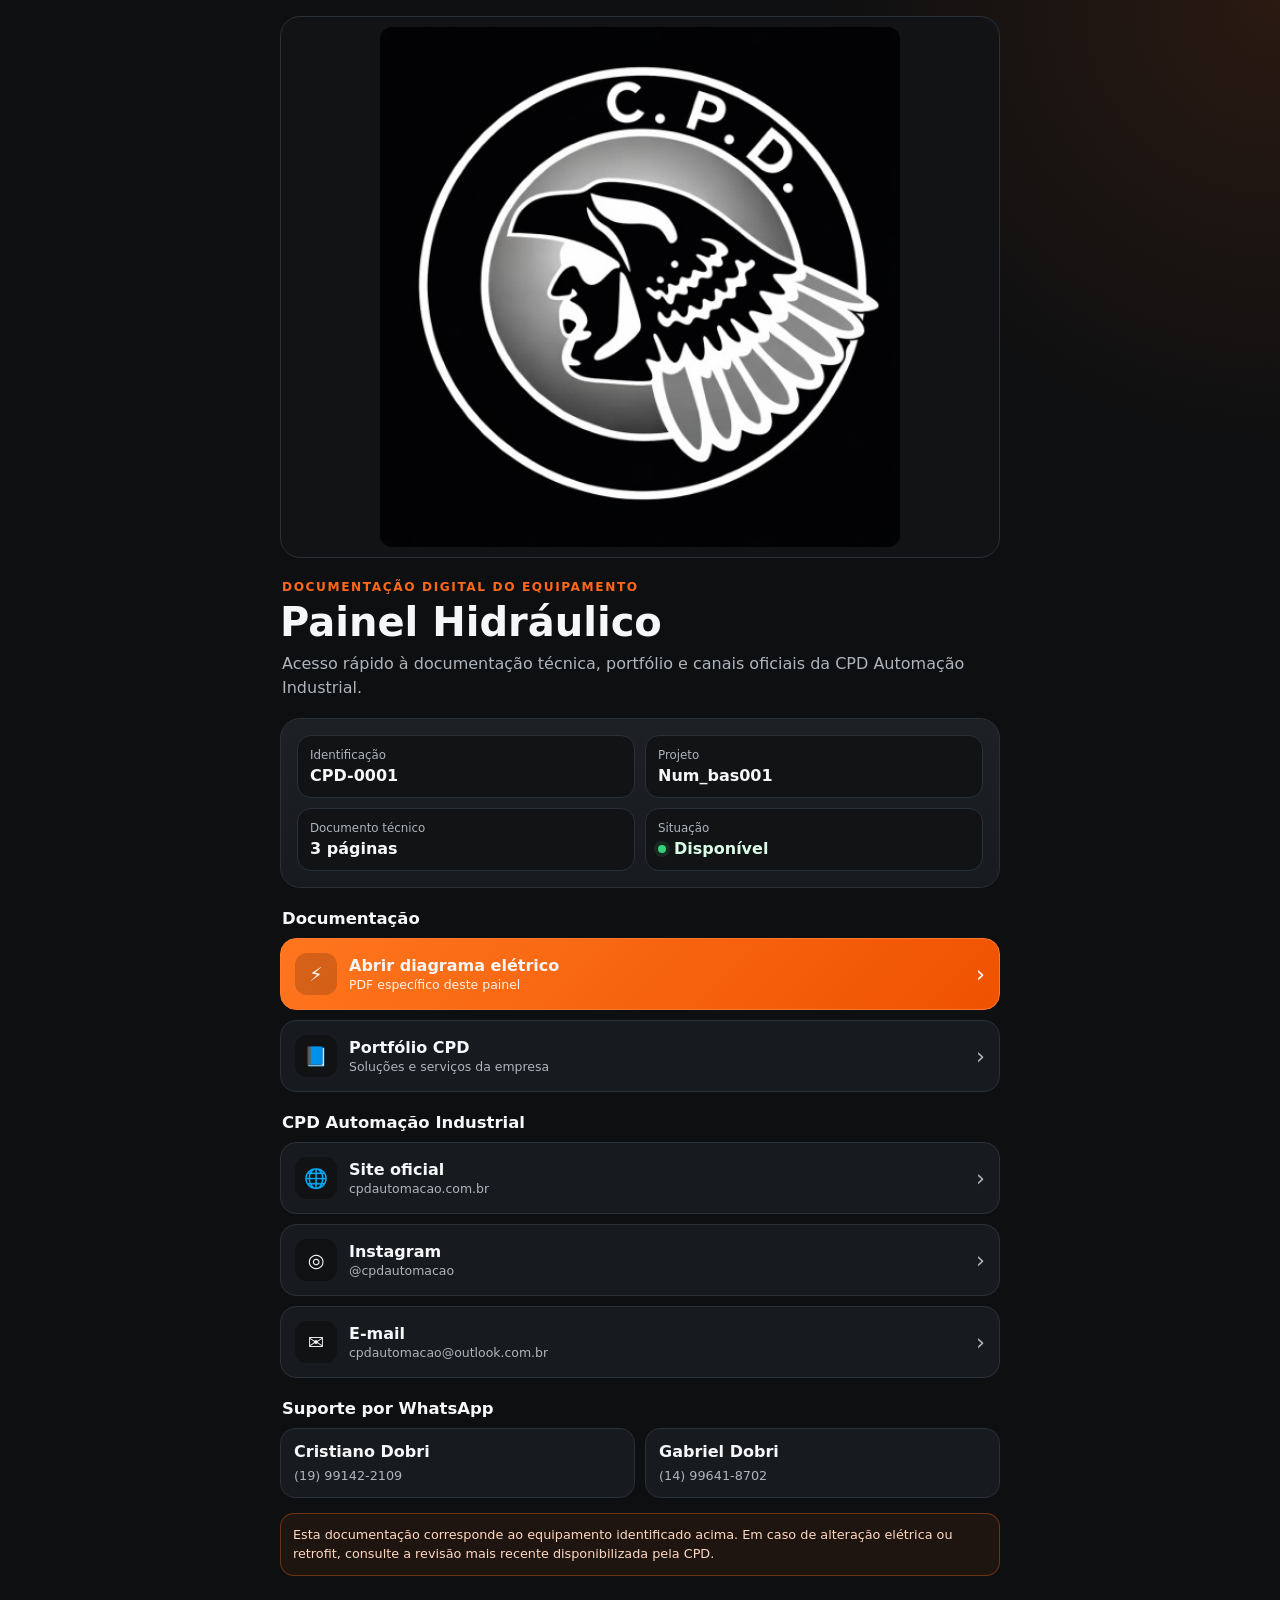
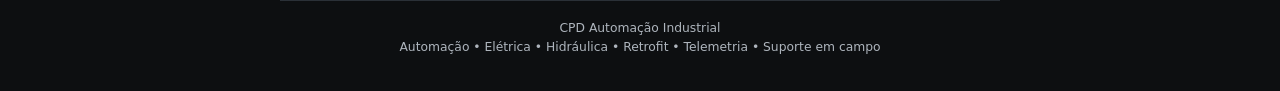
<file: painel/cpd-0001-7f4k9/index.html>
<!doctype html>
<html lang="pt-BR">
<head>
  <meta charset="utf-8">
  <meta name="viewport" content="width=device-width,initial-scale=1,viewport-fit=cover">
  <meta name="robots" content="noindex,nofollow,noarchive">
  <meta name="theme-color" content="#101214">
  <title>CPD Automação | Documentação do Painel</title>
  <style>
    :root{--bg:#0d0f11;--card:#171a1e;--card2:#1d2126;--text:#f5f7f8;--muted:#aeb5bd;--orange:#ff6818;--line:#2a3037;--ok:#36d17c}
    *{box-sizing:border-box} body{margin:0;background:radial-gradient(circle at top right,rgba(255,104,24,.12),transparent 30rem),var(--bg);color:var(--text);font-family:Inter,system-ui,-apple-system,"Segoe UI",Roboto,Arial,sans-serif;min-height:100vh}
    a{color:inherit;text-decoration:none}.wrap{width:min(720px,calc(100% - 24px));margin:auto;padding:16px 0 34px}.brand{display:flex;justify-content:center;background:#111315;border:1px solid var(--line);border-radius:20px;padding:10px;overflow:hidden}.brand img{width:min(100%,520px);height:auto;border-radius:12px;display:block}.eyebrow{margin:22px 2px 0;color:var(--orange);font-weight:800;font-size:.76rem;letter-spacing:.13em;text-transform:uppercase}h1{font-size:clamp(1.8rem,7vw,2.5rem);line-height:1.05;margin:7px 0 9px}.sub{color:var(--muted);line-height:1.5;margin:0 2px 18px}.card{background:linear-gradient(180deg,var(--card2),var(--card));border:1px solid var(--line);border-radius:20px;padding:16px;margin-bottom:18px}.grid{display:grid;grid-template-columns:1fr 1fr;gap:10px}.field{background:#111315;border:1px solid var(--line);border-radius:14px;padding:12px}.lab{display:block;color:var(--muted);font-size:.74rem;margin-bottom:4px}.val{font-weight:800}.status{display:flex;align-items:center;gap:8px;font-weight:800;color:#d9fbe8}.dot{width:8px;height:8px;border-radius:50%;background:var(--ok);box-shadow:0 0 0 4px rgba(54,209,124,.12)}h2{font-size:1.03rem;margin:21px 2px 10px}.actions{display:grid;gap:10px}.btn{display:flex;align-items:center;gap:12px;background:var(--card);border:1px solid var(--line);padding:14px;border-radius:16px}.btn.primary{background:linear-gradient(135deg,#ff761f,#ef5200);border-color:#ff7a2b}.ico{width:42px;height:42px;display:grid;place-items:center;flex:0 0 42px;border-radius:12px;background:#101214;font-size:1.2rem}.primary .ico{background:rgba(0,0,0,.16)}.txt{display:flex;flex-direction:column;gap:2px;min-width:0}.title{font-weight:850}.small{font-size:.78rem;color:var(--muted)}.primary .small{color:#fff0e7}.arrow{margin-left:auto;color:var(--muted);font-size:1.4rem}.primary .arrow{color:white}.contacts{display:grid;grid-template-columns:1fr 1fr;gap:10px}.mini{background:var(--card);border:1px solid var(--line);border-radius:15px;padding:13px}.mini b{display:block;margin-bottom:4px}.mini span{color:var(--muted);font-size:.8rem}.note{margin-top:15px;border:1px solid rgba(255,104,24,.35);background:rgba(255,104,24,.08);border-radius:14px;padding:12px;color:#ffd7c1;font-size:.8rem;line-height:1.45}.foot{margin-top:24px;padding-top:18px;border-top:1px solid var(--line);text-align:center;color:var(--muted);font-size:.77rem;line-height:1.55}@media(max-width:520px){.grid,.contacts{grid-template-columns:1fr}.wrap{width:min(100% - 18px,720px);padding-top:9px}.brand{border-radius:15px;padding:7px}}
  </style>
</head>
<body>
<main class="wrap">
  <div class="brand"><img src="/logo/logo.jpg" alt="CPD Automação Industrial"></div>
  <div class="eyebrow">Documentação digital do equipamento</div>
  <h1>Painel Hidráulico</h1>
  <p class="sub">Acesso rápido à documentação técnica, portfólio e canais oficiais da CPD Automação Industrial.</p>
  <section class="card">
    <div class="grid">
      <div class="field"><span class="lab">Identificação</span><span class="val">CPD-0001</span></div>
      <div class="field"><span class="lab">Projeto</span><span class="val">Num_bas001</span></div>
      <div class="field"><span class="lab">Documento técnico</span><span class="val">3 páginas</span></div>
      <div class="field"><span class="lab">Situação</span><span class="status"><i class="dot"></i> Disponível</span></div>
    </div>
  </section>
  <h2>Documentação</h2>
  <div class="actions">
    <a class="btn primary" href="diagrama-eletrico.pdf" target="_blank" rel="noopener"><div class="ico">⚡</div><div class="txt"><span class="title">Abrir diagrama elétrico</span><span class="small">PDF específico deste painel</span></div><span class="arrow">›</span></a>
    <a class="btn" href="portfolio-cpd.pdf" target="_blank" rel="noopener"><div class="ico">📘</div><div class="txt"><span class="title">Portfólio CPD</span><span class="small">Soluções e serviços da empresa</span></div><span class="arrow">›</span></a>
  </div>
  <h2>CPD Automação Industrial</h2>
  <div class="actions">
    <a class="btn" href="https://cpdautomacao.com.br/" target="_blank" rel="noopener"><div class="ico">🌐</div><div class="txt"><span class="title">Site oficial</span><span class="small">cpdautomacao.com.br</span></div><span class="arrow">›</span></a>
    <a class="btn" href="https://www.instagram.com/cpdautomacao/" target="_blank" rel="noopener"><div class="ico">◎</div><div class="txt"><span class="title">Instagram</span><span class="small">@cpdautomacao</span></div><span class="arrow">›</span></a>
    <a class="btn" href="mailto:cpdautomacao@outlook.com.br"><div class="ico">✉</div><div class="txt"><span class="title">E-mail</span><span class="small">cpdautomacao@outlook.com.br</span></div><span class="arrow">›</span></a>
  </div>
  <h2>Suporte por WhatsApp</h2>
  <div class="contacts">
    <a class="mini" href="https://wa.me/5519991422109" target="_blank" rel="noopener"><b>Cristiano Dobri</b><span>(19) 99142-2109</span></a>
    <a class="mini" href="https://wa.me/5514996418702" target="_blank" rel="noopener"><b>Gabriel Dobri</b><span>(14) 99641-8702</span></a>
  </div>
  <div class="note">Esta documentação corresponde ao equipamento identificado acima. Em caso de alteração elétrica ou retrofit, consulte a revisão mais recente disponibilizada pela CPD.</div>
  <footer class="foot">CPD Automação Industrial<br>Automação • Elétrica • Hidráulica • Retrofit • Telemetria • Suporte em campo</footer>
</main>
</body>
</html>
</file>
